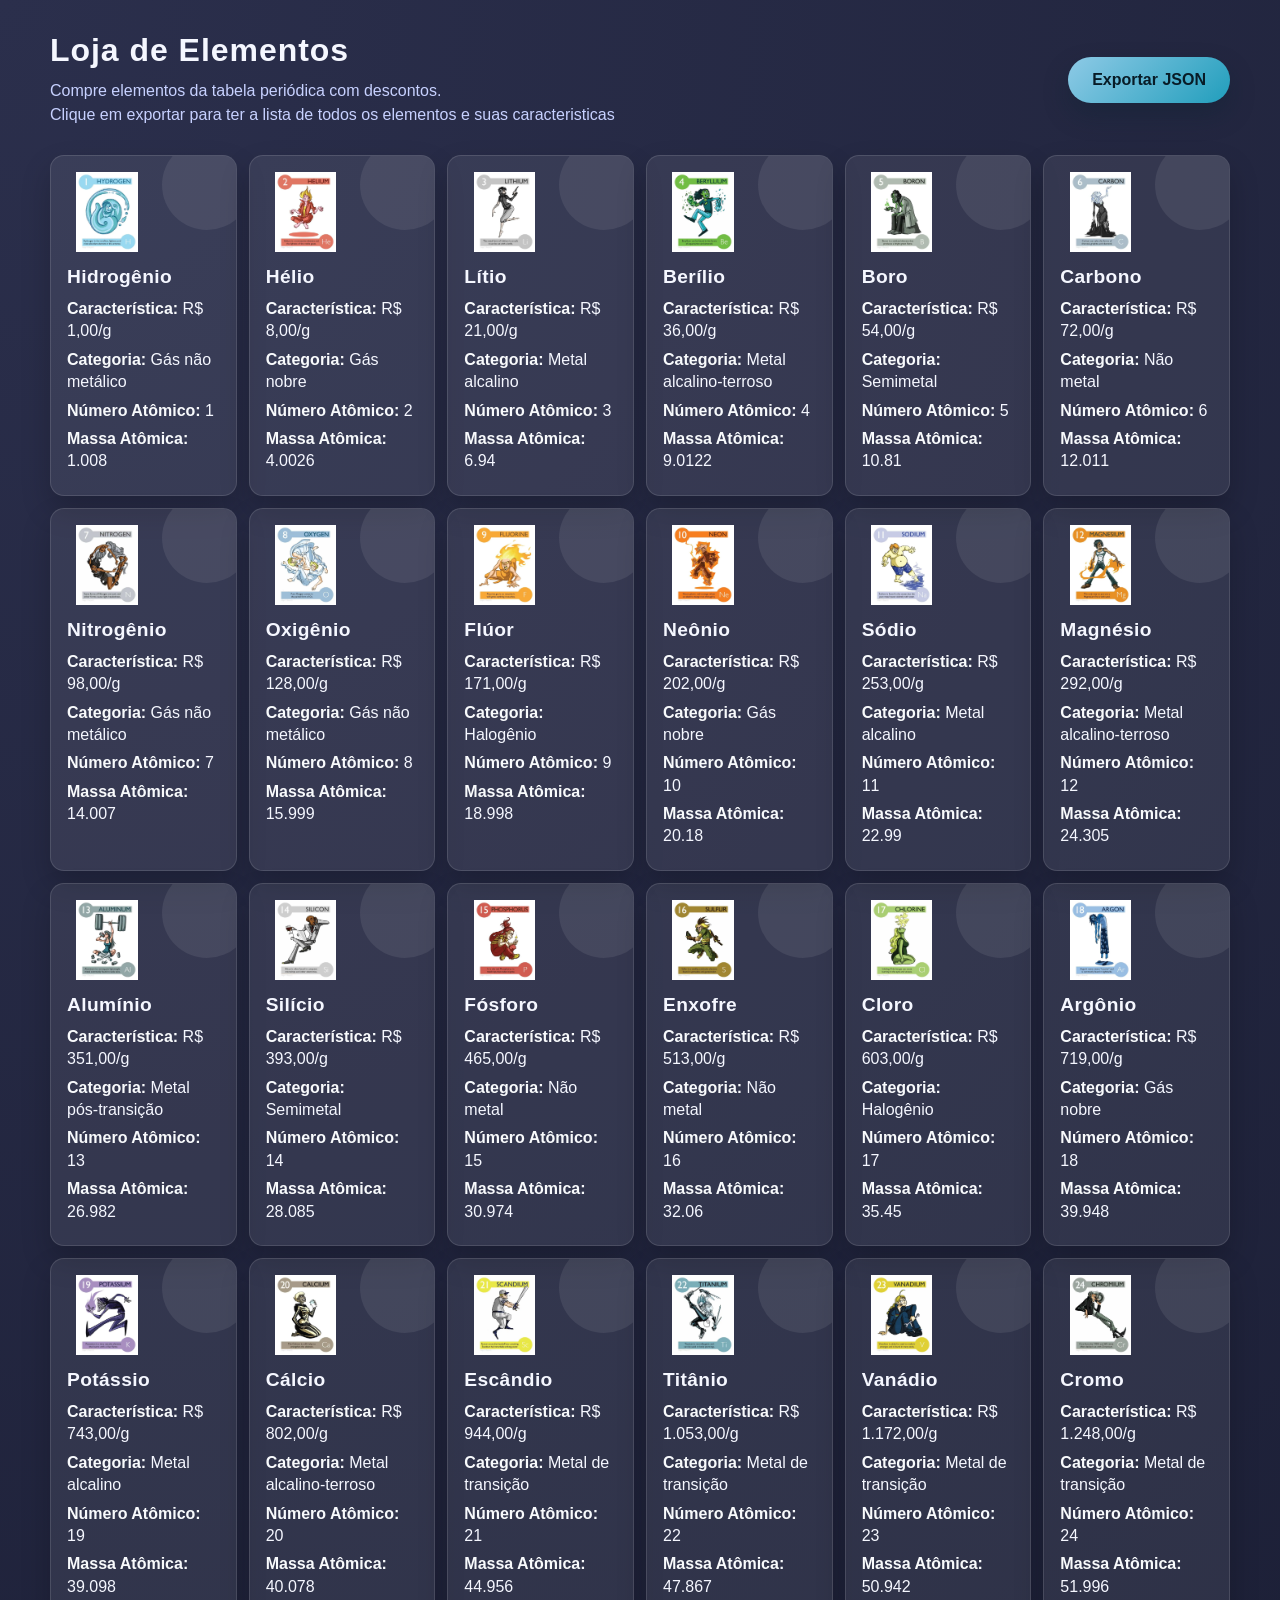
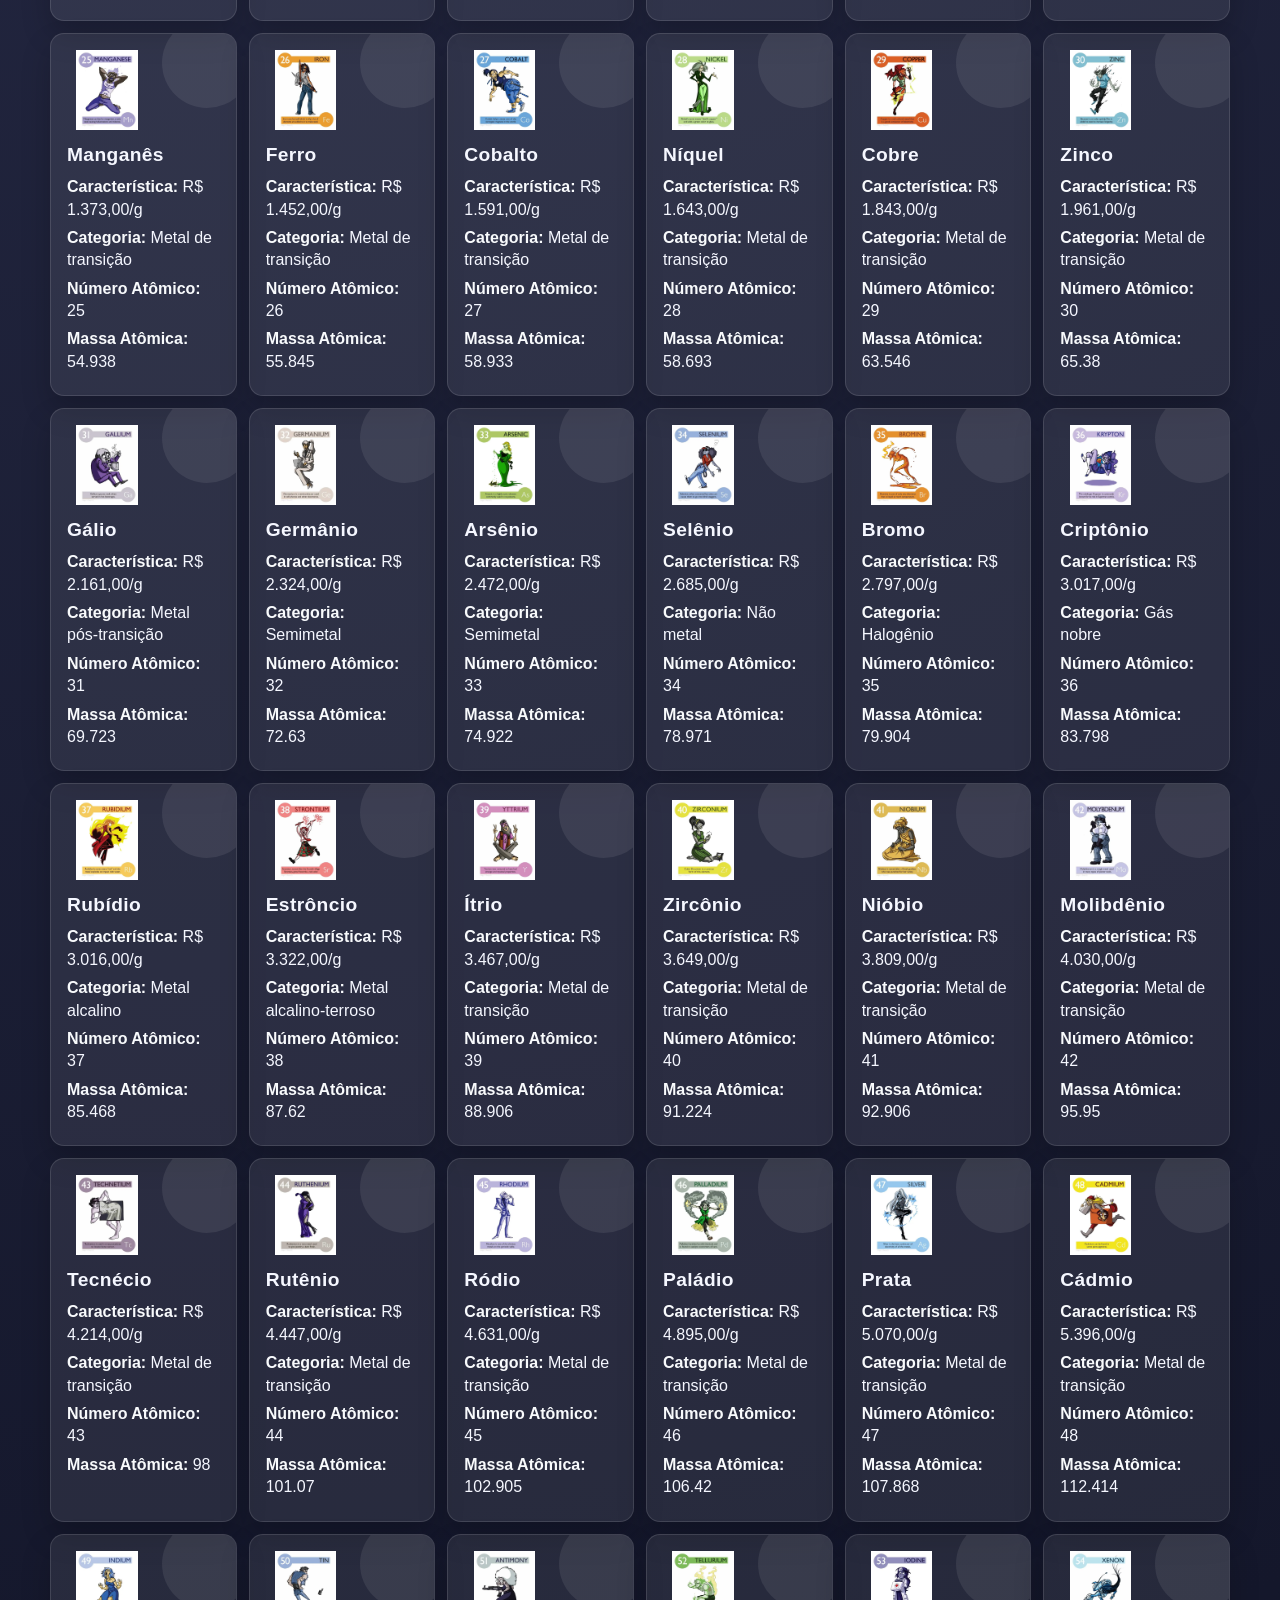
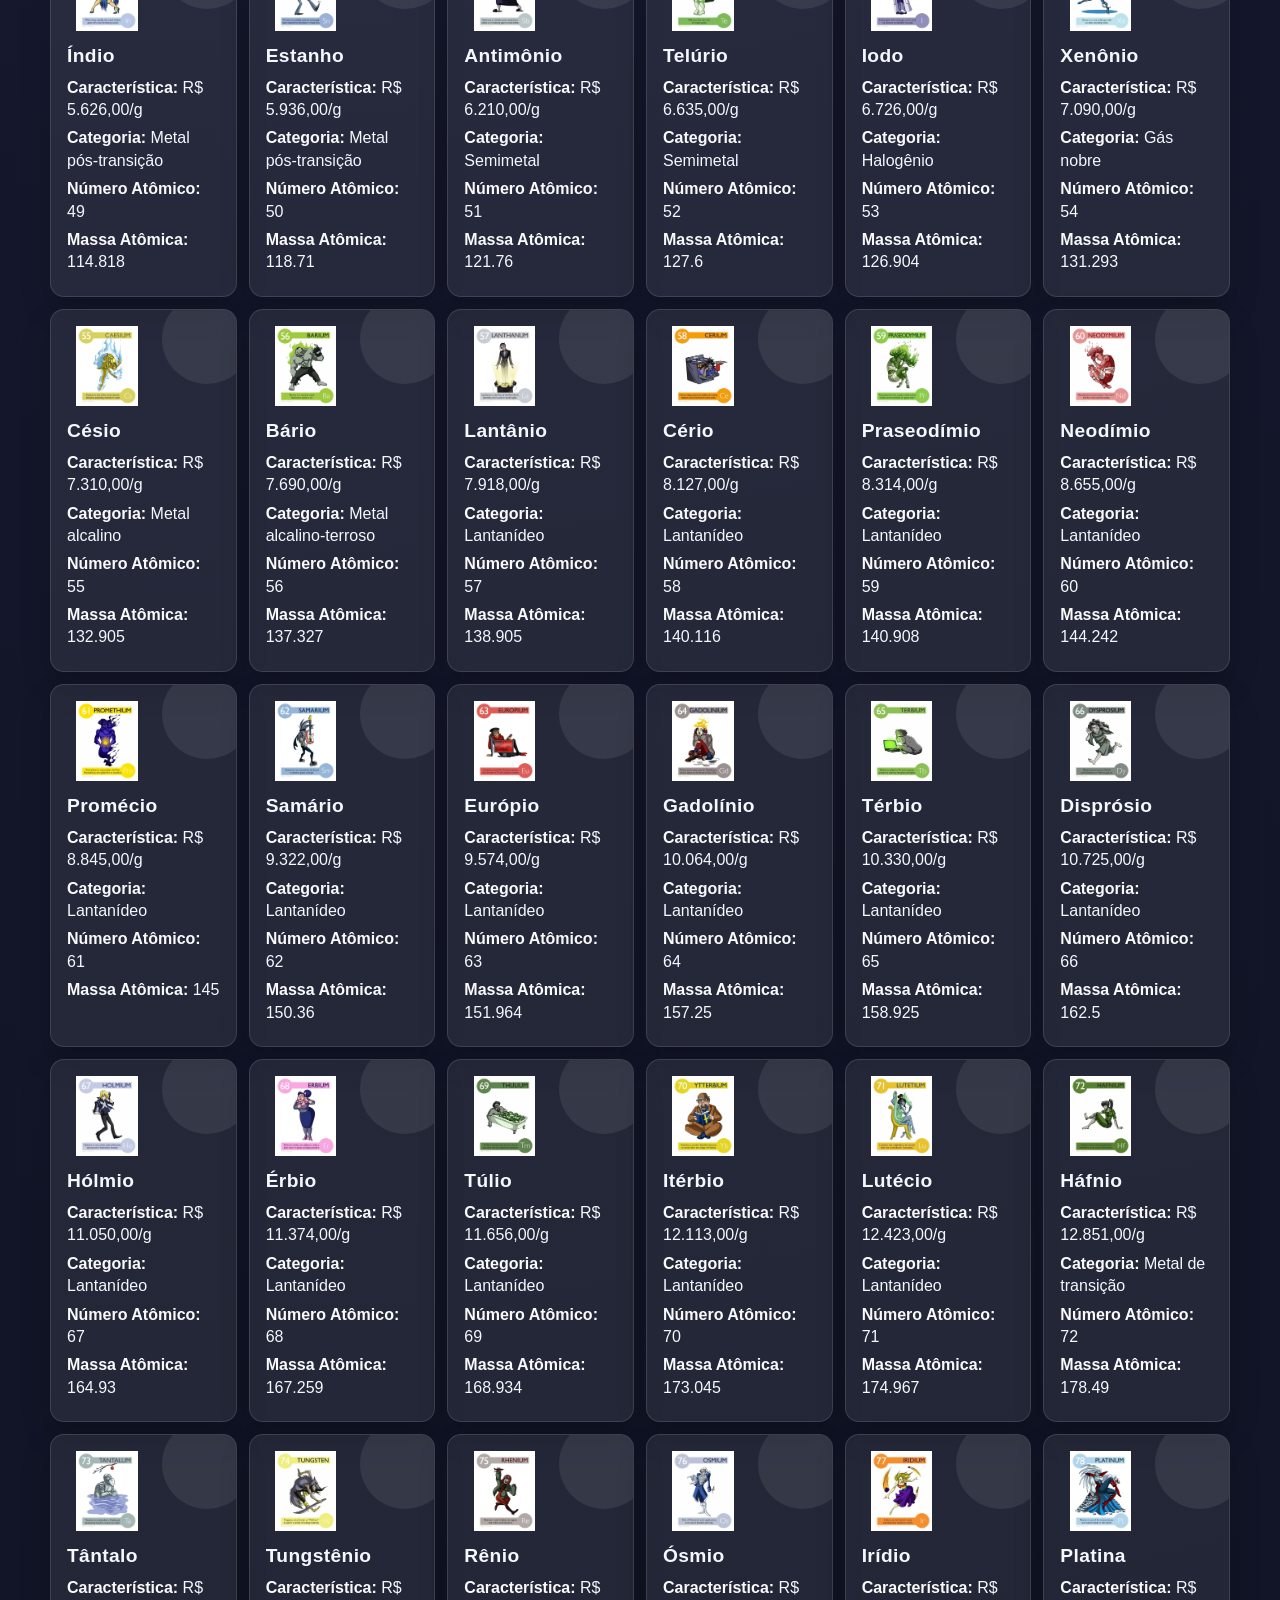
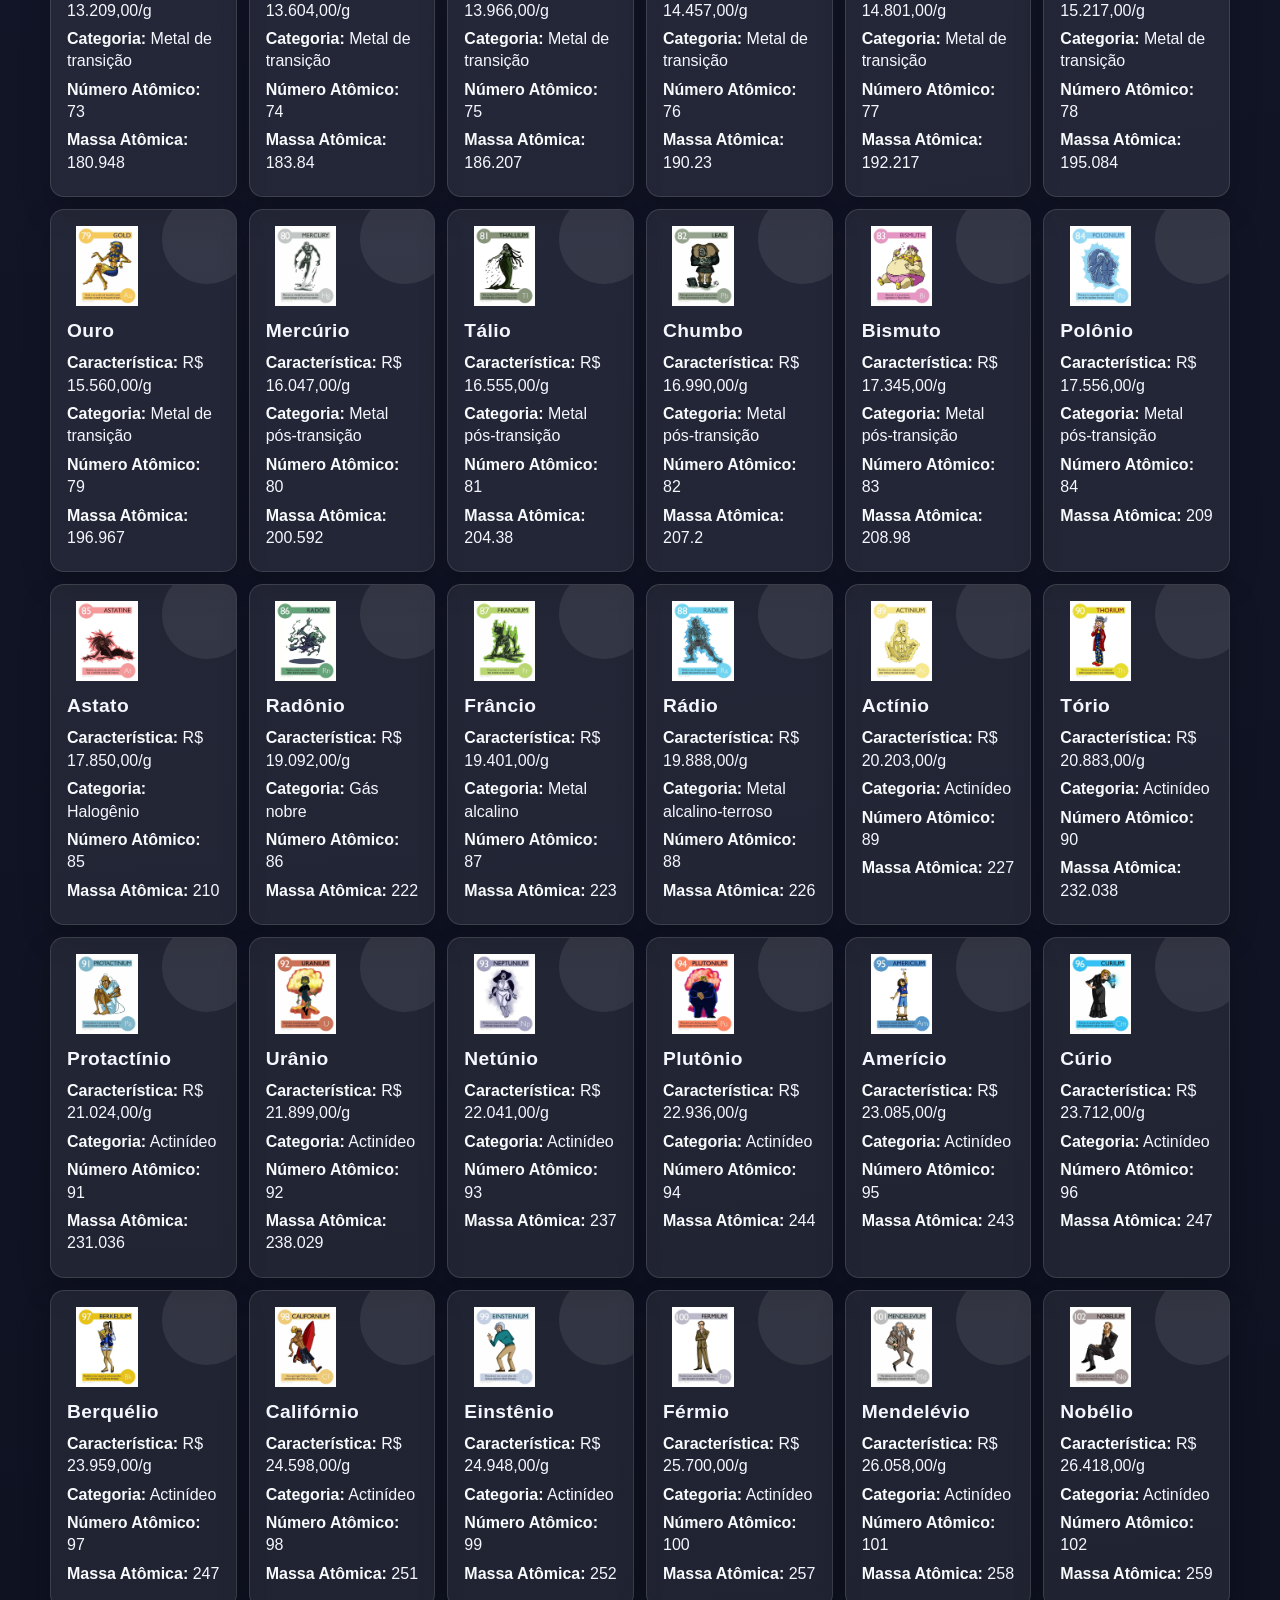
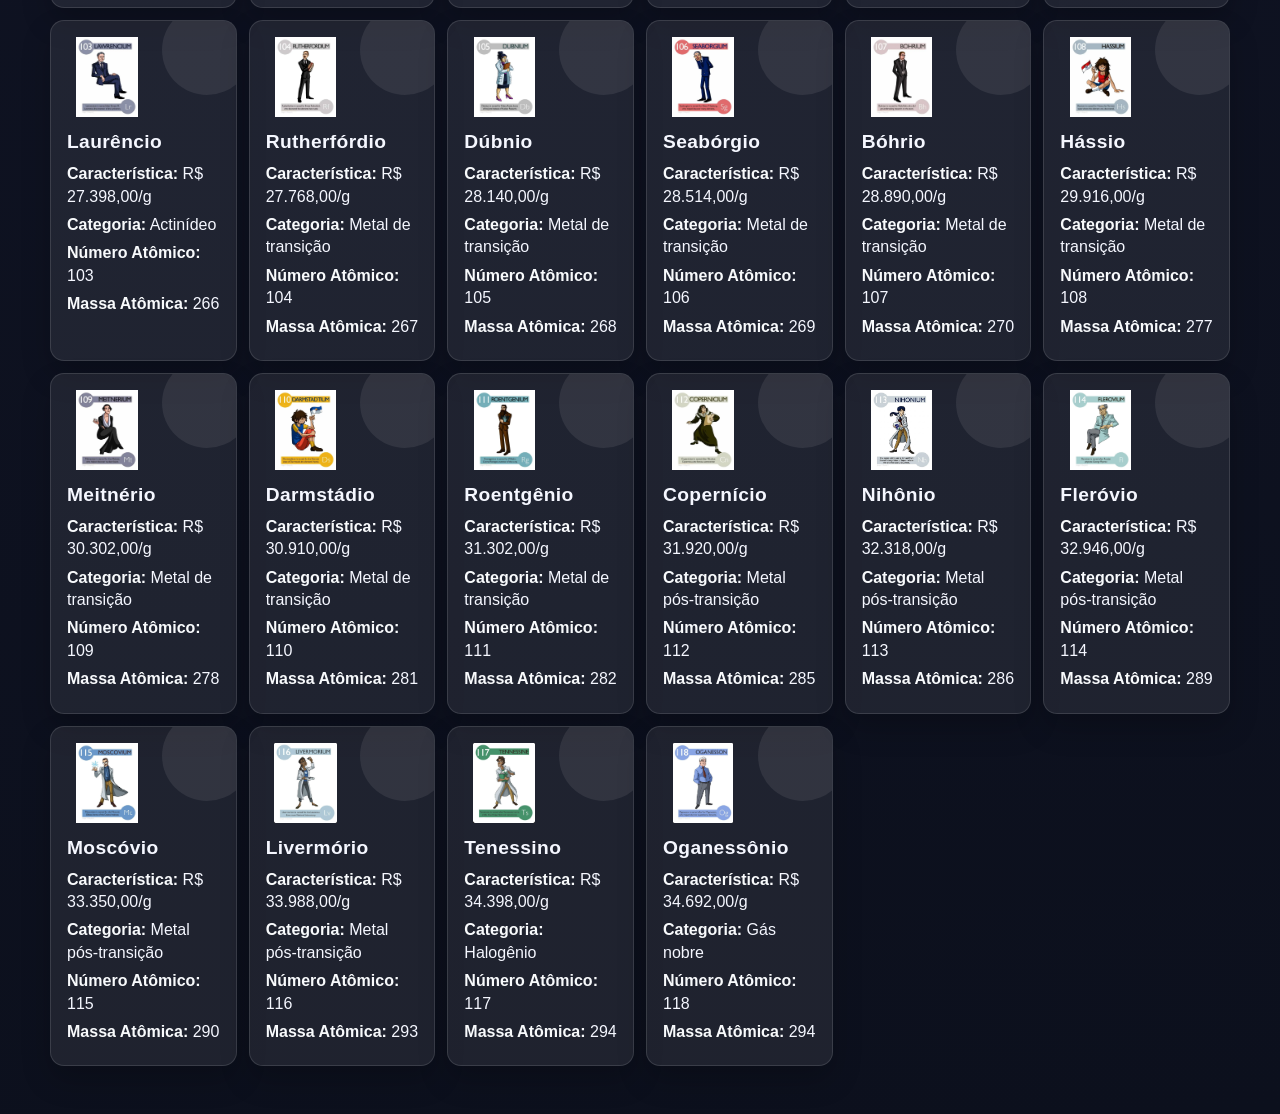
<file: index.html>
<!DOCTYPE html>
<html lang="pt-br">
<head>
    <meta charset="UTF-8">
    <meta name="viewport" content="width=device-width, initial-scale=1.0">
    <title>Tabela Periódica</title>
    <link rel="icon" type="image/x-icon" href="favicon.ico">
    <link rel="stylesheet" href="style.css">
</head>
<body>
    <div class="container">
        <header>
            <div>
                <h1>Loja de Elementos</h1>
                <p>Compre elementos da tabela periódica com descontos.</p>
                <p>Clique em exportar para ter a lista de todos os elementos e suas caracteristicas</p>
            </div>
            <button id="BtnExportar">Exportar JSON</button>
        </header>
        <main>
            <div id="cardsContainer" class="cards-container"></div>
            <pre id="OutJSON" class="hidden"></pre>
        </main>
    </div>
    <script src="script.js"></script>
</body>
</html>
</file>
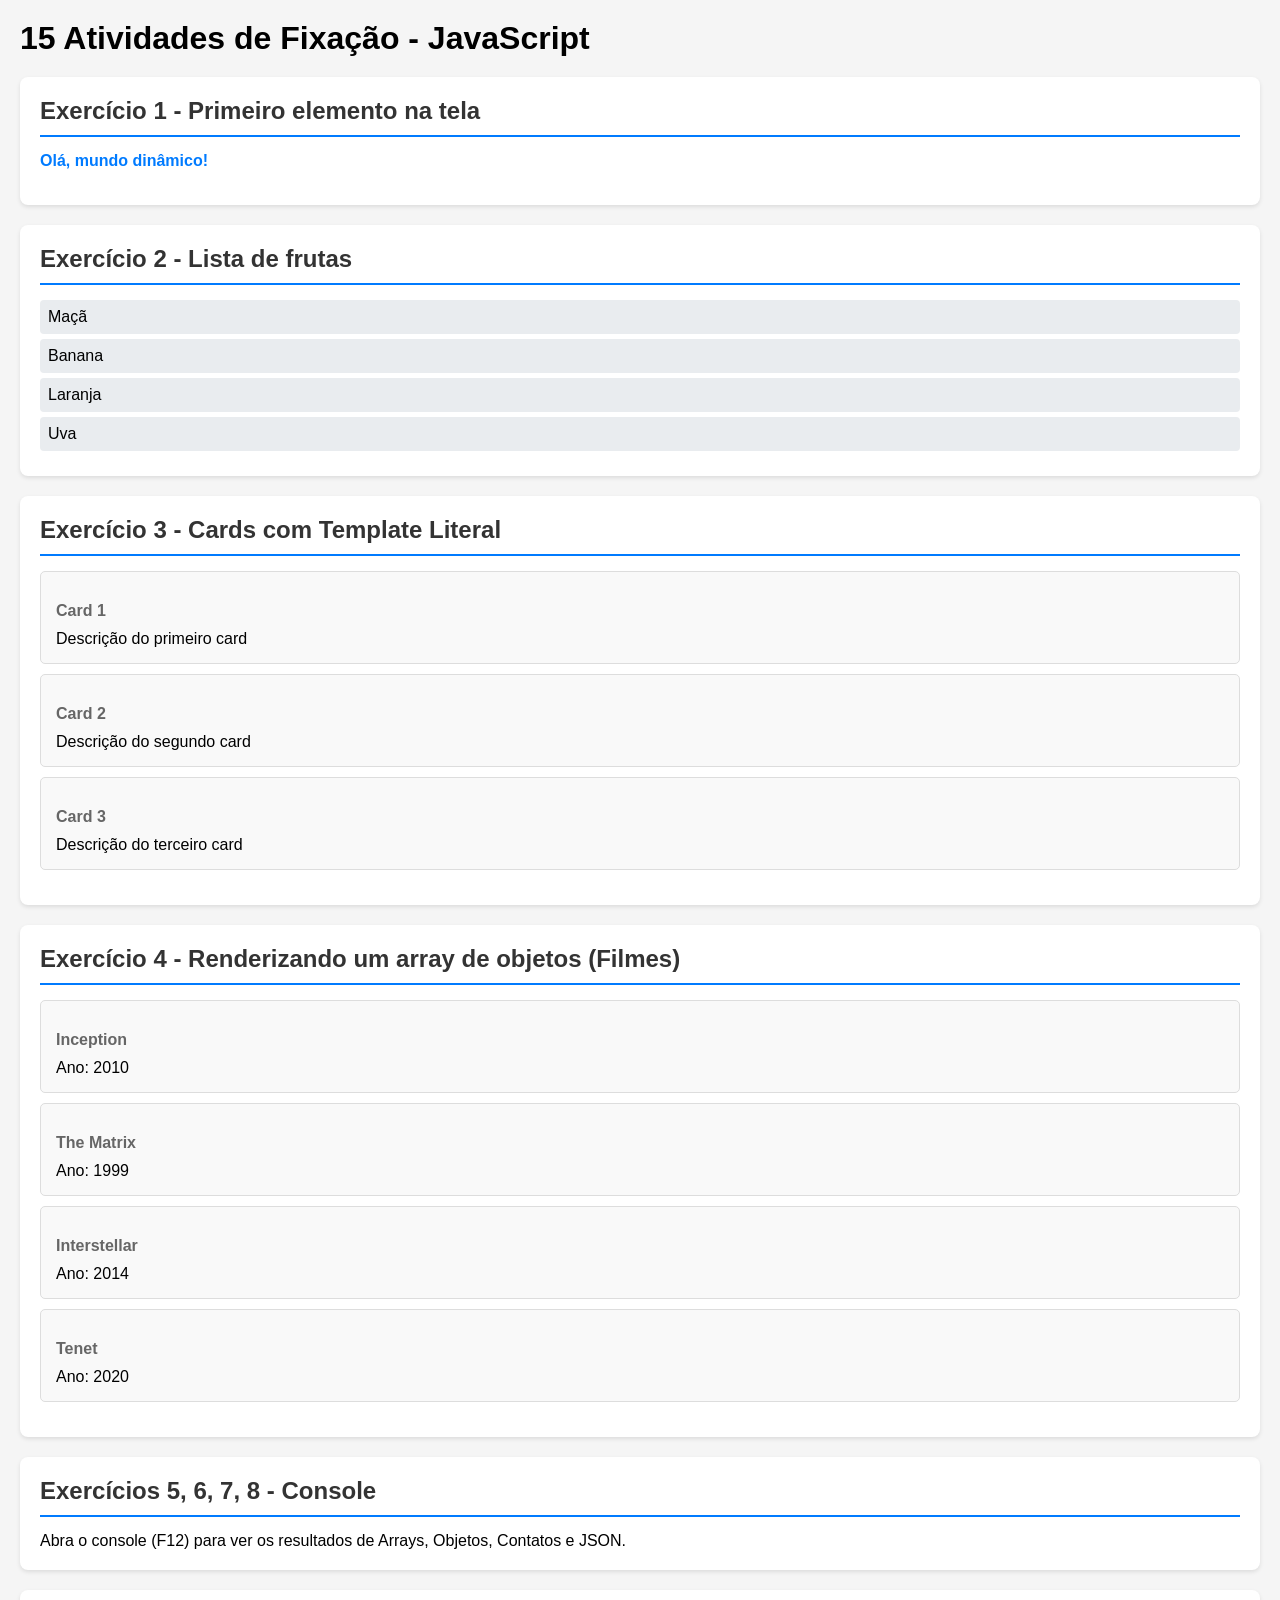
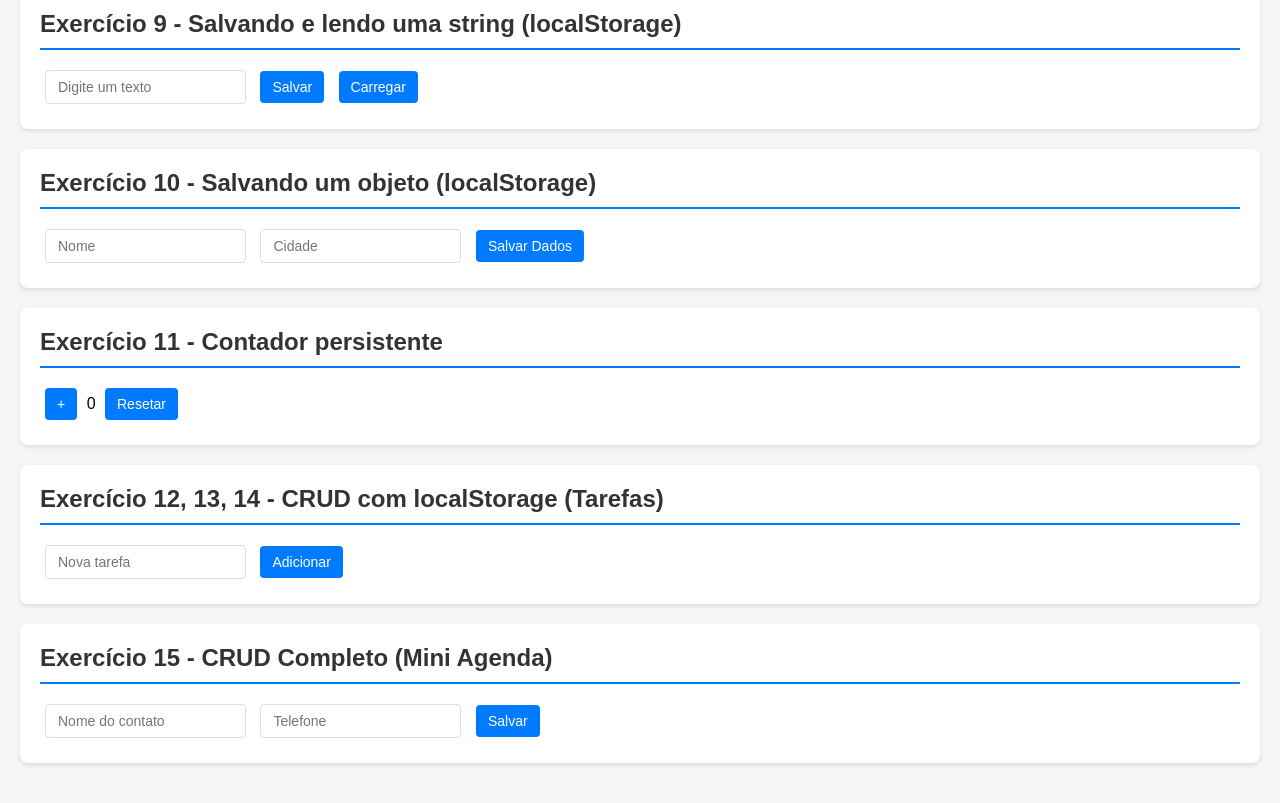
<file: atividadeFixação/index.html>
<!DOCTYPE html>
<html lang="pt-BR">
<head>
    <meta charset="UTF-8">
    <meta name="viewport" content="width=device-width, initial-scale=1.0">
    <title>Atividades de Fixação - JavaScript</title>
    <link rel="stylesheet" href="style.css">
</head>
<body>
    <h1>15 Atividades de Fixação - JavaScript</h1>

    <!-- EXERCÍCIO 1 -->
    <div class="section">
        <h2>Exercício 1 - Primeiro elemento na tela</h2>
        <div id="container"></div>
    </div>

    <!-- EXERCÍCIO 2 -->
    <div class="section">
        <h2>Exercício 2 - Lista de frutas</h2>
        <ul id="lista"></ul>
    </div>

    <!-- EXERCÍCIO 3 -->
    <div class="section">
        <h2>Exercício 3 - Cards com Template Literal</h2>
        <div id="cards"></div>
    </div>

    <!-- EXERCÍCIO 4 -->
    <div class="section">
        <h2>Exercício 4 - Renderizando um array de objetos (Filmes)</h2>
        <div id="filmes"></div>
    </div>

    <!-- EXERCÍCIO 5, 6, 7, 8 -->
    <div class="section">
        <h2>Exercícios 5, 6, 7, 8 - Console</h2>
        <p>Abra o console (F12) para ver os resultados de Arrays, Objetos, Contatos e JSON.</p>
    </div>

    <!-- EXERCÍCIO 9 -->
    <div class="section">
        <h2>Exercício 9 - Salvando e lendo uma string (localStorage)</h2>
        <input type="text" id="inputTexto" placeholder="Digite um texto">
        <button onclick="salvarTexto()">Salvar</button>
        <button onclick="carregarTexto()">Carregar</button>
        <p id="textoCarregado"></p>
    </div>

    <!-- EXERCÍCIO 10 -->
    <div class="section">
        <h2>Exercício 10 - Salvando um objeto (localStorage)</h2>
        <input type="text" id="inputNome" placeholder="Nome">
        <input type="text" id="inputCidade" placeholder="Cidade">
        <button onclick="salvarFormulario()">Salvar Dados</button>
    </div>

    <!-- EXERCÍCIO 11 -->
    <div class="section">
        <h2>Exercício 11 - Contador persistente</h2>
        <button onclick="incrementarContador()">+</button>
        <span id="contadorDisplay">0</span>
        <button onclick="resetarContador()">Resetar</button>
    </div>

    <!-- EXERCÍCIO 12, 13, 14 -->
    <div class="section">
        <h2>Exercício 12, 13, 14 - CRUD com localStorage (Tarefas)</h2>
        <input type="text" id="inputTarefa" placeholder="Nova tarefa">
        <button onclick="adicionarTarefa()">Adicionar</button>
        <div id="tarefas"></div>
    </div>

    <!-- EXERCÍCIO 15 -->
    <div class="section">
        <h2>Exercício 15 - CRUD Completo (Mini Agenda)</h2>
        <input type="hidden" id="inputId">
        <input type="text" id="inputAgendaNome" placeholder="Nome do contato">
        <input type="text" id="inputAgendaTelefone" placeholder="Telefone">
        <button onclick="salvarAgenda()">Salvar</button>
        <button id="btnCancelar" onclick="cancelarEdicao()" style="display: none;">Cancelar</button>
        <div id="agenda"></div>
    </div>

    <script src="script.js"></script>
</body>
</html>
</file>
<file: style.css>
* {
    box-sizing: border-box;
}

body {
    margin: 0;
    font-family: "Segoe UI", Tahoma, Geneva, Verdana, sans-serif;
    background: radial-gradient(circle at top left, #2b2f4c 0%, #14172b 45%, #0c101d 100%);
    color: #f5f7ff;
    min-height: 100vh;
}

.container {
    width: min(96%, 1180px);
    margin: 0 auto;
    padding: 32px 0 48px;
}

header {
    display: flex;
    flex-wrap: wrap;
    justify-content: space-between;
    align-items: center;
    gap: 16px;
    margin-bottom: 28px;
}

header div {
    max-width: 720px;
}

header h1 {
    margin: 0 0 10px;
    font-size: clamp(2rem, 2.5vw, 2.8rem);
    letter-spacing: 0.03em;
}

header p {
    margin: 0;
    color: #c7d1ff;
    line-height: 1.5;
}

button {
    border: none;
    border-radius: 999px;
    padding: 14px 24px;
    font-size: 1rem;
    font-weight: 600;
    cursor: pointer;
    background: linear-gradient(135deg, #8ecae6 0%, #219ebc 100%);
    color: #081c27;
    box-shadow: 0 12px 24px rgba(11, 34, 48, 0.35);
    transition: transform 0.2s ease, filter 0.2s ease;
}

button:hover {
    transform: translateY(-2px);
    filter: brightness(1.08);
}

.cards-container {
    display: grid;
    grid-template-columns: repeat(auto-fit, minmax(180px, 1fr));
    gap: 12px;
}

.card {
    background: rgba(255, 255, 255, 0.08);
    border: 1px solid rgba(255, 255, 255, 0.12);
    border-radius: 14px;
    padding: 16px;
    min-height: 160px;
    box-shadow: 0 14px 30px rgba(0, 0, 0, 0.20);
    position: relative;
    overflow: hidden;
}

.card::before {
    content: "";
    position: absolute;
    top: -16px;
    right: -16px;
    width: 90px;
    height: 90px;
    border-radius: 50%;
    background: rgba(255, 255, 255, 0.08);
}

.element-image {
    width: 80px;
    height: 80px;
    object-fit: contain;
    margin-bottom: 10px;
}

.card h2 {
    margin: 0 0 10px;
    font-size: 1.2rem;
    letter-spacing: 0.02em;
}

.card p {
    margin: 6px 0;
    line-height: 1.4;
}

.card strong {
    color: #f8fafc;
}

.card .tag {
    display: inline-flex;
    margin-top: 14px;
    padding: 6px 12px;
    border-radius: 999px;
    background: rgba(255, 255, 255, 0.12);
    color: #e8eff9;
    font-size: 0.9rem;
}

pre {
    margin-top: 32px;
    padding: 20px;
    background: rgba(17, 27, 40, 0.85);
    border-radius: 16px;
    overflow-x: auto;
    white-space: pre-wrap;
    word-break: break-word;
    color: #d6e5ff;
    border: 1px solid rgba(255, 255, 255, 0.08);
}

.hidden {
    display: none;
}

@media (max-width: 640px) {
    header {
        flex-direction: column;
        align-items: stretch;
    }

    button {
        width: 100%;
    }
}
</file>
<file: atividadeFixação/style.css>
* {
    margin: 0;
    padding: 0;
    box-sizing: border-box;
}

body {
    font-family: Arial, sans-serif;
    background: #f5f5f5;
    padding: 20px;
}

.section {
    background: white;
    margin: 20px 0;
    padding: 20px;
    border-radius: 8px;
    box-shadow: 0 2px 4px rgba(0, 0, 0, 0.1);
}

h2 {
    color: #333;
    margin-bottom: 15px;
    border-bottom: 2px solid #007bff;
    padding-bottom: 10px;
}

h3 {
    color: #666;
    margin: 15px 0 10px 0;
    font-size: 16px;
}

input,
button {
    padding: 8px 12px;
    margin: 5px;
    border: 1px solid #ddd;
    border-radius: 4px;
    font-size: 14px;
}

button {
    background: #007bff;
    color: white;
    cursor: pointer;
    border: none;
}

button:hover {
    background: #0056b3;
}

button.delete {
    background: #dc3545;
}

button.delete:hover {
    background: #c82333;
}

.card {
    background: #f9f9f9;
    border: 1px solid #ddd;
    padding: 15px;
    margin: 10px 0;
    border-radius: 5px;
}

.destaque {
    color: #007bff;
    font-weight: bold;
}

ul {
    margin-left: 20px;
}

#container,
#filmes,
#cards {
    margin: 15px 0;
}

#lista {
    list-style: none;
    margin-left: 0;
}

#lista li {
    background: #e9ecef;
    padding: 8px;
    margin: 5px 0;
    border-radius: 4px;
}

.tarefas-item {
    background: #f9f9f9;
    border: 1px solid #ddd;
    padding: 12px;
    margin: 10px 0;
    border-radius: 4px;
    display: flex;
    justify-content: space-between;
    align-items: center;
}

.agenda-item {
    background: #f9f9f9;
    border: 1px solid #ddd;
    padding: 12px;
    margin: 10px 0;
    border-radius: 4px;
}

input[type="hidden"] {
    display: none;
}
</file>
